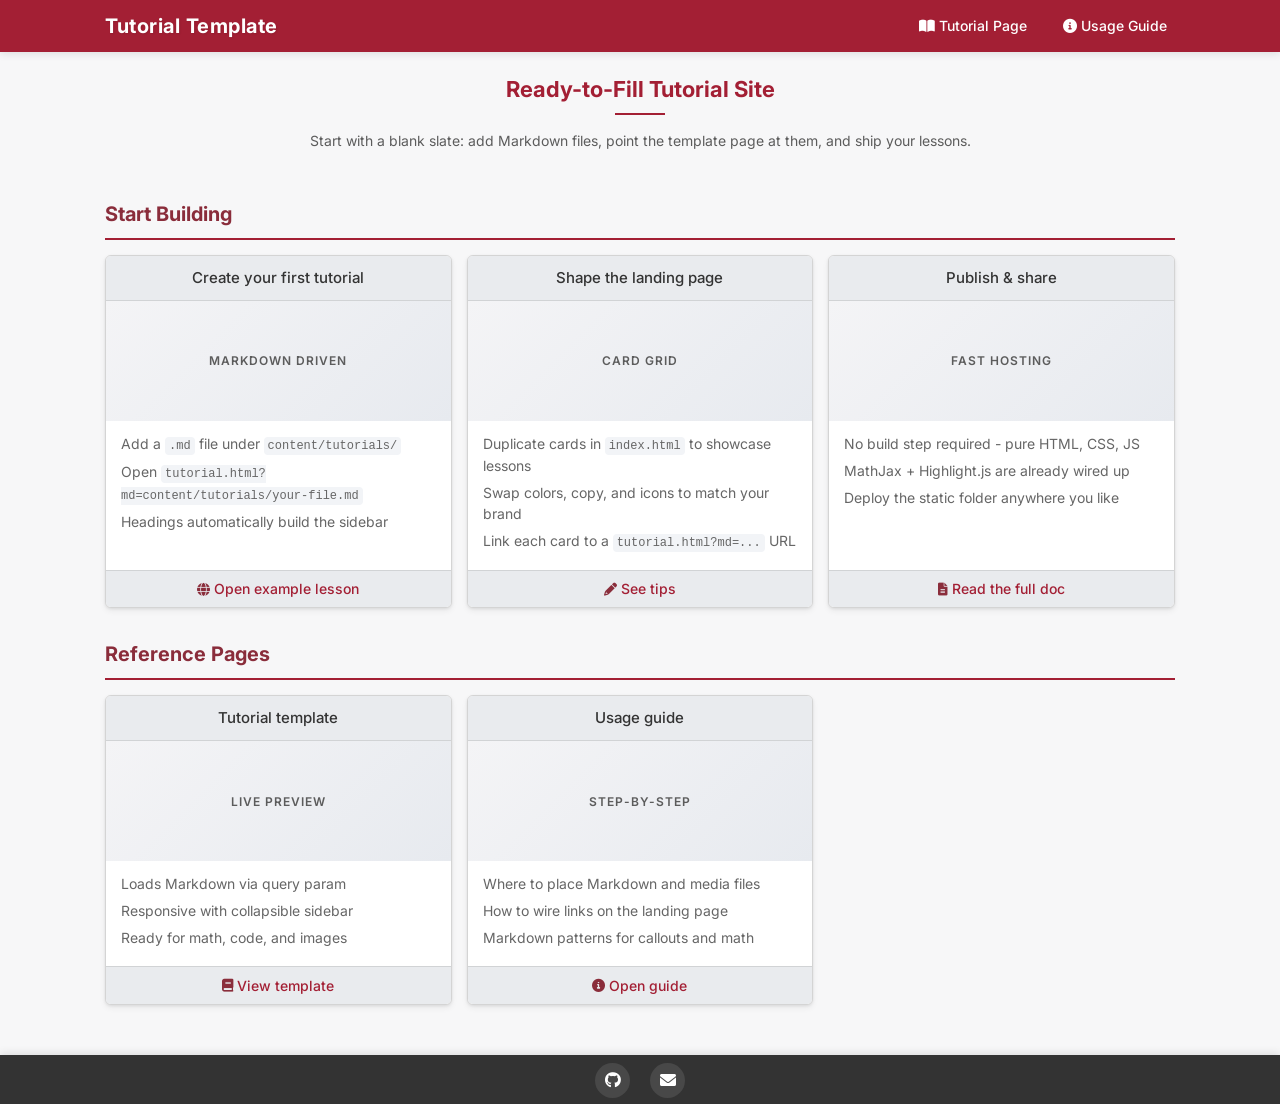
<file: index.html>
<!DOCTYPE html>
<html lang="en">
<head>
    <meta charset="UTF-8">
    <meta name="viewport" content="width=device-width, initial-scale=1.0">
    <title>Tutorial Template | RL Hub</title>
    <link rel="stylesheet" href="styles.css">
    <link href="https://fonts.googleapis.com/css2?family=Inter:wght@400;500;600;700&display=swap" rel="stylesheet">
    <link rel="stylesheet" href="https://cdnjs.cloudflare.com/ajax/libs/font-awesome/6.0.0-beta3/css/all.min.css">
    <meta name="description" content="A clean tutorial site template. Drop in Markdown files, link them, and publish.">
    <link rel="icon" href="Pictures/logo.png" type="image/png">
</head>
<body>

    <header>
        <nav class="navbar">
            <div class="nav-title">
                <a href="index.html" class="nav-title" style="text-decoration: none; color: inherit; display: flex; align-items: center; gap: 10px;">
                    Tutorial Template
                </a>
            </div>
            <div class="nav-left">
                <a href="tutorial.html"><i class="fas fa-book-open"></i> Tutorial Page</a>
                <a href="about.html"><i class="fas fa-info-circle"></i> Usage Guide</a>
            </div>
        </nav>
    </header>

    <main>
        <h1>Ready-to-Fill Tutorial Site</h1>
        <p class="guide">Start with a blank slate: add Markdown files, point the template page at them, and ship your lessons.</p>

        <div class="section-container">
            <h2 class="section-title">Start Building</h2>
            <section class="cards-container">
                <div class="card">
                    <div class="card-header">Create your first tutorial</div>
                    <div class="card-image card-placeholder">Markdown driven</div>
                    <div class="card-content">
                        <ul>
                            <li>Add a <code>.md</code> file under <code>content/tutorials/</code></li>
                            <li>Open <code>tutorial.html?md=content/tutorials/your-file.md</code></li>
                            <li>Headings automatically build the sidebar</li>
                        </ul>
                    </div>
                    <div class="card-footer">
                        <a href="tutorial.html?title=Example%20lesson&amp;md=content/tutorials/example/lesson.md"><i class="fas fa-globe"></i> Open example lesson</a>
                    </div>
                </div>
                
                <div class="card">
                    <div class="card-header">Shape the landing page</div>
                    <div class="card-image card-placeholder">Card grid</div>
                    <div class="card-content">
                        <ul>
                            <li>Duplicate cards in <code>index.html</code> to showcase lessons</li>
                            <li>Swap colors, copy, and icons to match your brand</li>
                            <li>Link each card to a <code>tutorial.html?md=...</code> URL</li>
                        </ul>
                    </div>
                    <div class="card-footer">
                        <a href="about.html"><i class="fas fa-pencil-alt"></i> See tips</a>
                    </div>
                </div>
                
                <div class="card">
                    <div class="card-header">Publish &amp; share</div>
                    <div class="card-image card-placeholder">Fast hosting</div>
                    <div class="card-content">
                        <ul>
                            <li>No build step required - pure HTML, CSS, JS</li>
                            <li>MathJax + Highlight.js are already wired up</li>
                            <li>Deploy the static folder anywhere you like</li>
                        </ul>
                    </div>
                    <div class="card-footer">
                        <a href="docs/USAGE.md"><i class="fas fa-file-alt"></i> Read the full doc</a>
                    </div>
                </div>
            </section>
        </div>

        <div class="section-container">
            <h2 class="section-title">Reference Pages</h2>
            <section class="cards-container">
                <div class="card">
                    <div class="card-header">Tutorial template</div>
                    <div class="card-image card-placeholder">Live preview</div>
                    <div class="card-content">
                        <ul>
                            <li>Loads Markdown via query param</li>
                            <li>Responsive with collapsible sidebar</li>
                            <li>Ready for math, code, and images</li>
                        </ul>
                    </div>
                    <div class="card-footer">
                        <a href="tutorial.html?title=Example%20lesson&amp;md=content/tutorials/example/lesson.md"><i class="fas fa-book"></i> View template</a>
                    </div>
                </div>

                <div class="card">
                    <div class="card-header">Usage guide</div>
                    <div class="card-image card-placeholder">Step-by-step</div>
                    <div class="card-content">
                        <ul>
                            <li>Where to place Markdown and media files</li>
                            <li>How to wire links on the landing page</li>
                            <li>Markdown patterns for callouts and math</li>
                        </ul>
                    </div>
                    <div class="card-footer">
                        <a href="about.html"><i class="fas fa-info-circle"></i> Open guide</a>
                    </div>
                </div>
            </section>
        </div>
    </main>

    <div class="scroll-top" id="scrollTop" role="button" tabindex="0" aria-label="Scroll to top">
        <i class="fas fa-arrow-up"></i>
    </div>

    <footer class="social-footer">
        <a href="https://github.com/The-RL-Hub" target="_blank" rel="noopener noreferrer" aria-label="GitHub"><i class="fab fa-github"></i></a>
        <a href="mailto:arshiyagharoony@gmail.com" aria-label="Email"><i class="fas fa-envelope"></i></a>
    </footer>

    <script src="script.js" defer></script>
</body>
</html>
</file>
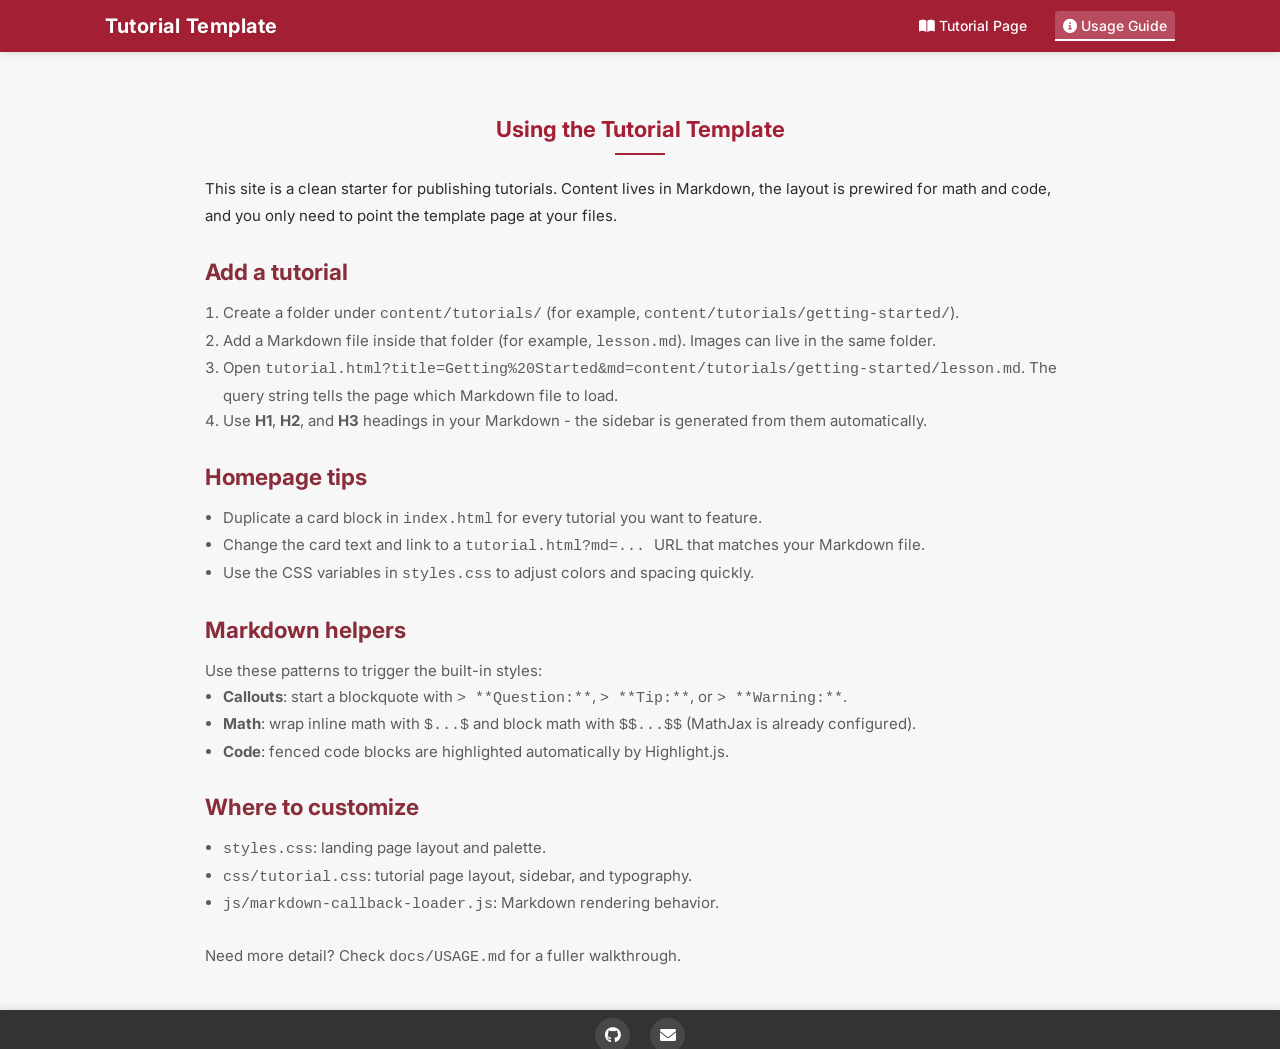
<file: about.html>
<!DOCTYPE html>
<html lang="en">
<head>
    <meta charset="UTF-8">
    <meta name="viewport" content="width=device-width, initial-scale=1.0">
    <title>Usage Guide - Tutorial Template</title>
    <meta name="description" content="How to use the tutorial site template with Markdown-powered lessons.">
    <link rel="stylesheet" href="styles.css">
    <link href="https://fonts.googleapis.com/css2?family=Inter:wght@400;500;600;700&display=swap" rel="stylesheet">
    <link rel="stylesheet" href="https://cdnjs.cloudflare.com/ajax/libs/font-awesome/6.0.0-beta3/css/all.min.css">
</head>
<body>
    <header>
        <nav class="navbar">
            <div class="nav-title">
                <a href="index.html" class="nav-title" style="text-decoration: none; color: inherit; display: flex; align-items: center; gap: 10px;">
                    Tutorial Template
                </a>
            </div>
            <div class="nav-left">
                <a href="tutorial.html"><i class="fas fa-book-open"></i> Tutorial Page</a>
                <a href="about.html" class="active"><i class="fas fa-info-circle"></i> Usage Guide</a>
            </div>
        </nav>
    </header>

    <main style="max-width: 900px; margin: 40px auto; padding: 0 15px;">
        <h1 style="margin-bottom: 20px; color: var(--primary-color); text-align: center;">Using the Tutorial Template</h1>
        <p style="margin-bottom: 15px; line-height: 1.8;">
            This site is a clean starter for publishing tutorials. Content lives in Markdown, the layout is prewired for math and code, and you only need to point the template page at your files.
        </p>

        <section style="margin: 25px 0;">
            <h2 style="margin-bottom: 10px; color: var(--primary-dark);">Add a tutorial</h2>
            <ol style="padding-left: 18px; line-height: 1.7; color: var(--text-light);">
                <li>Create a folder under <code>content/tutorials/</code> (for example, <code>content/tutorials/getting-started/</code>).</li>
                <li>Add a Markdown file inside that folder (for example, <code>lesson.md</code>). Images can live in the same folder.</li>
                <li>Open <code>tutorial.html?title=Getting%20Started&md=content/tutorials/getting-started/lesson.md</code>. The query string tells the page which Markdown file to load.</li>
                <li>Use <strong>H1</strong>, <strong>H2</strong>, and <strong>H3</strong> headings in your Markdown - the sidebar is generated from them automatically.</li>
            </ol>
        </section>

        <section style="margin: 25px 0;">
            <h2 style="margin-bottom: 10px; color: var(--primary-dark);">Homepage tips</h2>
            <ul style="padding-left: 18px; line-height: 1.7; color: var(--text-light);">
                <li>Duplicate a card block in <code>index.html</code> for every tutorial you want to feature.</li>
                <li>Change the card text and link to a <code>tutorial.html?md=... </code> URL that matches your Markdown file.</li>
                <li>Use the CSS variables in <code>styles.css</code> to adjust colors and spacing quickly.</li>
            </ul>
        </section>

        <section style="margin: 25px 0;">
            <h2 style="margin-bottom: 10px; color: var(--primary-dark);">Markdown helpers</h2>
            <p style="color: var(--text-light); line-height: 1.7;">Use these patterns to trigger the built-in styles:</p>
            <ul style="padding-left: 18px; line-height: 1.7; color: var(--text-light);">
                <li><strong>Callouts</strong>: start a blockquote with <code>> **Question:**</code>, <code>> **Tip:**</code>, or <code>> **Warning:**</code>.</li>
                <li><strong>Math</strong>: wrap inline math with <code>$...$</code> and block math with <code>$$...$$</code> (MathJax is already configured).</li>
                <li><strong>Code</strong>: fenced code blocks are highlighted automatically by Highlight.js.</li>
            </ul>
        </section>

        <section style="margin: 25px 0;">
            <h2 style="margin-bottom: 10px; color: var(--primary-dark);">Where to customize</h2>
            <ul style="padding-left: 18px; line-height: 1.7; color: var(--text-light);">
                <li><code>styles.css</code>: landing page layout and palette.</li>
                <li><code>css/tutorial.css</code>: tutorial page layout, sidebar, and typography.</li>
                <li><code>js/markdown-callback-loader.js</code>: Markdown rendering behavior.</li>
            </ul>
        </section>

        <p style="margin-top: 20px; color: var(--text-light); line-height: 1.7;">
            Need more detail? Check <code>docs/USAGE.md</code> for a fuller walkthrough.
        </p>
    </main>

    <footer class="social-footer">
        <a href="https://github.com/The-RL-Hub" target="_blank" rel="noopener noreferrer" aria-label="GitHub"><i class="fab fa-github"></i></a>
        <a href="mailto:arshiyagharoony@gmail.com" aria-label="Email"><i class="fas fa-envelope"></i></a>
    </footer>

    <div class="scroll-top" id="scrollTop" role="button" tabindex="0" aria-label="Scroll to top">
        <i class="fas fa-arrow-up"></i>
    </div>

    <script src="script.js" defer></script>
</body>
</html>
</file>
<file: styles.css>
* {
    margin: 0;
    padding: 0;
    box-sizing: border-box;
}

:root {
    --primary-color: #a31f34;
    --primary-dark: #8a2d3b;
    --primary-light: #c14d5f;
    --text-color: #2c2c2c;
    --text-light: #5c5c5c;
    --bg-color: #f7f7f8;
    --card-bg: #ffffff;
    --card-header-bg: #eef0f4;
    --card-border: #d4d4d4;
    --transition-speed: 0.3s;
}

body {
    font-family: 'Inter', 'Segoe UI', sans-serif;
    direction: ltr;
    background-color: var(--bg-color);
    color: var(--text-color);
    display: flex;
    flex-direction: column;
    min-height: 100vh;
    line-height: 1.6;
    scroll-behavior: smooth;
    font-size: 15px;
}

main {
    flex: 1;
    padding-bottom: 20px;
}

header {
    background-color: var(--primary-color);
    color: white;
    padding: 10px 0;
    position: sticky;
    top: 0;
    width: 100%;
    z-index: 10;
    box-shadow: 0 2px 8px rgba(0, 0, 0, 0.1);
    transition: all var(--transition-speed) ease;
}

.navbar {
    display: flex;
    justify-content: space-between;
    align-items: center;
    max-width: 1100px;
    margin: 0 auto;
    padding: 0 15px;
}

.nav-left {
    display: flex;
    gap: 20px;
}

.nav-left a {
    color: white;
    text-decoration: none;
    font-weight: 500;
    font-size: 14px;
    transition: all var(--transition-speed) ease;
    padding: 4px 8px;
    border-radius: 4px;
    position: relative;
}

.nav-left a::after {
    content: '';
    position: absolute;
    width: 0;
    height: 2px;
    bottom: 0;
    left: 0;
    background-color: white;
    transition: width var(--transition-speed) ease;
}

.nav-left a:hover::after {
    width: 100%;
}

.nav-left a:hover {
    color: #ffffff;
    background-color: rgba(255, 255, 255, 0.1);
}

.nav-left a.active {
    background-color: rgba(255, 255, 255, 0.2);
    position: relative;
}

.nav-left a.active::after {
    content: '';
    position: absolute;
    width: 100%;
    height: 2px;
    bottom: 0;
    left: 0;
    background-color: white;
}

.nav-title {
    font-size: 20px;
    font-weight: 700;
    color: #ffffff;
    letter-spacing: 0.5px;
    text-shadow: 1px 1px 2px rgba(0, 0, 0, 0.1);
    display: flex;
    align-items: center;
    gap: 10px;
}

.nav-logo {
    height: 30px;
    width: auto;
    border-radius: 4px;
    object-fit: contain;
}

main h1 {
    text-align: center;
    font-size: 22px;
    margin: 20px 0 15px;
    color: var(--primary-color);
    font-weight: 700;
    position: relative;
    padding-bottom: 8px;
}

main h1::after {
    content: '';
    position: absolute;
    width: 50px;
    height: 2px;
    background-color: var(--primary-color);
    bottom: 0;
    left: 50%;
    transform: translateX(-50%);
}

.guide {
    text-align: center;
    margin-top: 5px;
    font-size: 14px;
    color: var(--text-light);
    padding-bottom: 15px;
}

/* Section styling */
.section-container {
    margin: 30px auto;
    max-width: 1100px;
    padding: 0 15px;
}

.section-title {
    font-size: 20px;
    color: var(--primary-dark);
    margin-bottom: 15px;
    padding-bottom: 8px;
    border-bottom: 2px solid var(--primary-color);
    position: relative;
    text-align: left;
}

.section-title::after {
    content: '';
    position: absolute;
    left: 0;
    bottom: -2px;
    width: 50px;
    height: 2px;
    background-color: var(--primary-color);
}

/* Update cards container for sectioned layout */
.cards-container {
    display: grid;
    grid-template-columns: repeat(3, 1fr);
    gap: 15px;
    margin: 0 auto;
}

.card {
    background-color: #ffffff;
    border: 1px solid #d4d4d4;
    border-radius: 6px;
    display: flex;
    flex-direction: column;
    overflow: hidden;
    transition: background-color var(--transition-speed) ease, border var(--transition-speed) ease, transform var(--transition-speed) ease, box-shadow var(--transition-speed) ease;
    box-shadow: 0px 1px 3px rgba(0, 0, 0, 0.08), 0px 3px 6px rgba(0, 0, 0, 0.06);
}

.card:hover {
    background-color: #f5f7f9;
    border-color: #a31f34;
    box-shadow: 0px 4px 12px rgba(0, 0, 0, 0.12), 0px 6px 24px rgba(0, 0, 0, 0.10);
}

.card-header {
    background-color: #e9ebee;
    color: #333;
    padding: 10px;
    font-size: 15px;
    font-weight: 500;
    text-align: center;
    border-bottom: 1px solid #d1d3d5;
}

.card-image {
    min-height: 120px;
    display: flex;
    align-items: center;
    justify-content: center;
    background: linear-gradient(135deg, #f4f4f6, #e7eaef);
    color: var(--text-light);
    font-weight: 600;
    letter-spacing: 0.5px;
    text-transform: uppercase;
}

.card-placeholder {
    font-size: 12px;
    text-align: center;
    letter-spacing: 1px;
}

.card-content code {
    background: #f2f4f7;
    padding: 2px 4px;
    border-radius: 4px;
    font-size: 12px;
}

.card-content {
    padding: 12px 15px;
    flex-grow: 1;
    font-size: 14px;
    color: #555;
    line-height: 1.5;
    background-color: #ffffff;
}

.card-content ul {
    list-style-type: none;
    padding: 0;
}

.card-content ul li {
    margin-bottom: 6px;
    color: #666;
    font-weight: 400;
}

.card-footer {
    background-color: #e9ebee;
    text-align: center;
    padding: 7px 8px;
    border-top: 1px solid #d1d3d5;
    color: #333;
    font-size: 14px;
    font-weight: 500;
}

.card-footer a {
    color: #a31f34;
    text-decoration: none;
    font-weight: 500;
    display: inline-flex;
    align-items: center;
    gap: 4px;
    transition: color 0.3s ease;
}

.card-footer a:hover {
    color: #8a2d3b;
}

.card-footer a i {
    font-size: 13px;
    color: #8a2d3b;
}

.social-footer {
    background-color: #333;
    padding: 8px 0;
    text-align: center;
    width: 100%;
    z-index: 10;
    box-shadow: 0 -2px 8px rgba(0, 0, 0, 0.1);
}

.social-footer a {
    color: white;
    font-size: 16px;
    margin: 0 8px;
    text-decoration: none;
    transition: all var(--transition-speed) ease;
    display: inline-block;
    width: 35px;
    height: 35px;
    line-height: 35px;
    border-radius: 50%;
    background-color: rgba(255, 255, 255, 0.1);
}

.social-footer a:hover {
    color: #fff;
    background-color: var(--primary-color);
}

.scroll-top {
    position: fixed;
    bottom: 15px;
    right: 15px;
    width: 35px;
    height: 35px;
    background-color: var(--primary-color);
    color: white;
    border-radius: 50%;
    display: flex;
    justify-content: center;
    align-items: center;
    cursor: pointer;
    opacity: 0;
    visibility: hidden;
    transition: all var(--transition-speed) ease;
    box-shadow: 0 2px 8px rgba(0, 0, 0, 0.2);
    z-index: 100;
    font-size: 14px;
}

.scroll-top.visible {
    opacity: 1;
    visibility: visible;
}

.scroll-top:hover {
    background-color: var(--primary-dark);
}

@media (max-width: 900px) {
    .cards-container {
        grid-template-columns: repeat(2, 1fr);
    }
    
    .nav-title {
        font-size: 18px;
    }
    
    .nav-left a {
        font-size: 13px;
    }
}

@media (max-width: 600px) {
    .cards-container {
        grid-template-columns: 1fr;
    }
    
    main h1 {
        font-size: 20px;
    }
    
    .navbar {
        flex-direction: column;
        gap: 8px;
    }
    
    .nav-left {
        width: 100%;
        justify-content: center;
    }
}

@media (orientation: portrait), (max-aspect-ratio: 1/2) {
    /* Improve usability on very tall & narrow screens (mobile phones or vertical browser splits) */
    .cards-container {
        grid-template-columns: 1fr;
    }

    .navbar {
        flex-direction: column;
        gap: 8px;
    }

    .nav-left {
        width: 100%;
        justify-content: center;
        flex-wrap: wrap;
    }

    .section-title {
        font-size: 18px;
    }

    .nav-left a {
        font-size: 13px;
    }

    .nav-left {
        gap: 10px;
    }

    .social-footer a {
        width: 30px;
        height: 30px;
        line-height: 30px;
        font-size: 14px;
    }
}

/* Header style when page scrolled */
header.scrolled {
    background-color: var(--primary-dark);
    box-shadow: 0 2px 6px rgba(0, 0, 0, 0.15);
    padding: 6px 0; /* slightly smaller height when scrolled */
    transition: all var(--transition-speed) ease;
}
</file>
